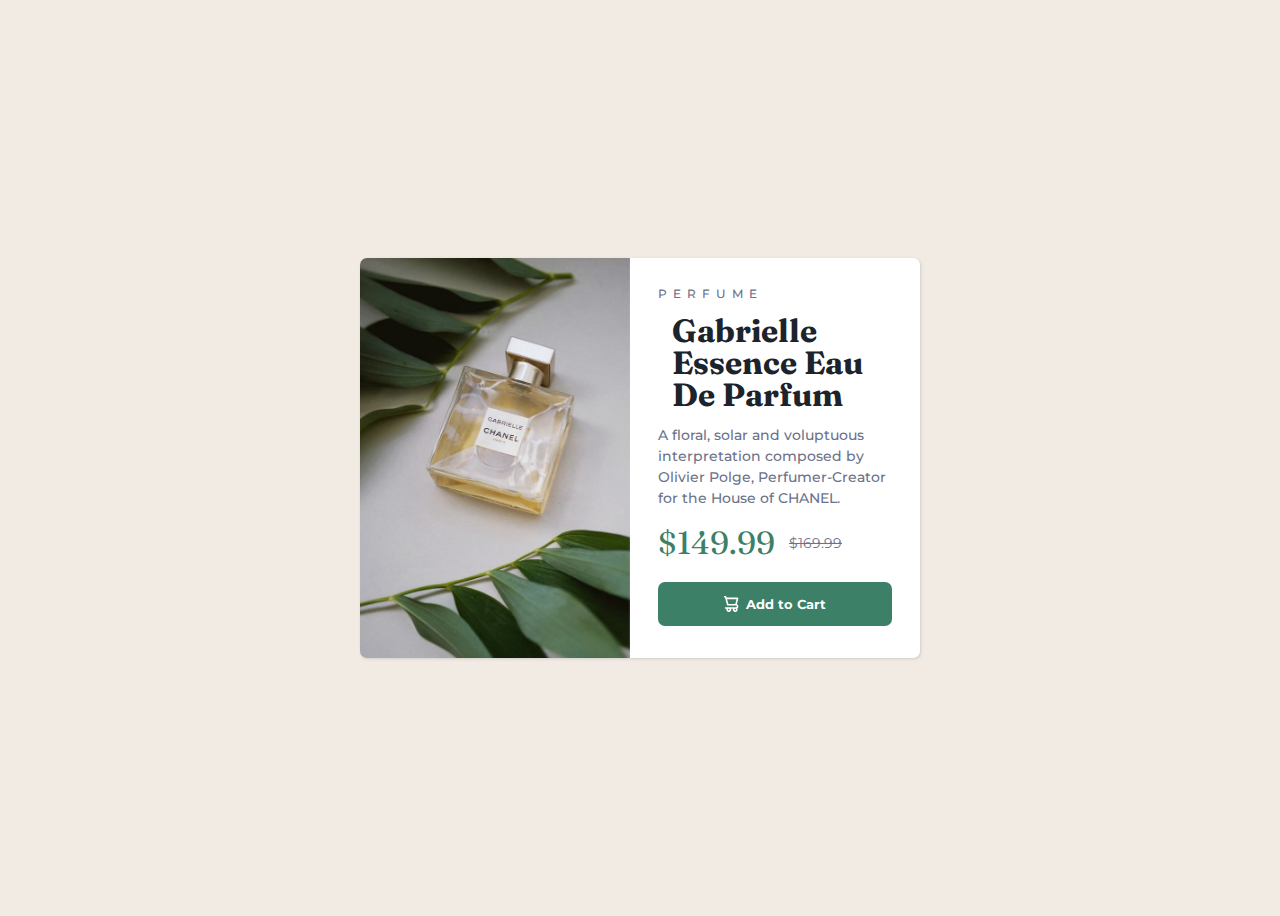
<file: dia02-challenge/index.html>
<!DOCTYPE html>
<html lang="en">
<head>
  <meta charset="UTF-8">
  <meta name="viewport" content="width=device-width, initial-scale=1.0">
  <title>Document</title>
  <link rel="stylesheet" href="./style.css">

</head>
<body>
  <main>
    <section class="photo"></section>
    <section class="contenido">
      <h3>PERFUME</h3>
      <h1>Gabrielle Essence Eau De Parfum</h1>
      <p> A floral, solar and voluptuous interpretation composed by Olivier Polge, 
        Perfumer-Creator for the House of CHANEL.</p>
    
      <div>
        <span>$149.99</span>
        <s>$169.99</s>
      </div>
      <button><img src="./images/icon-cart.svg" alt="">Add to Cart</button>
    </section>

  </main>
</body>
</html>
</file>
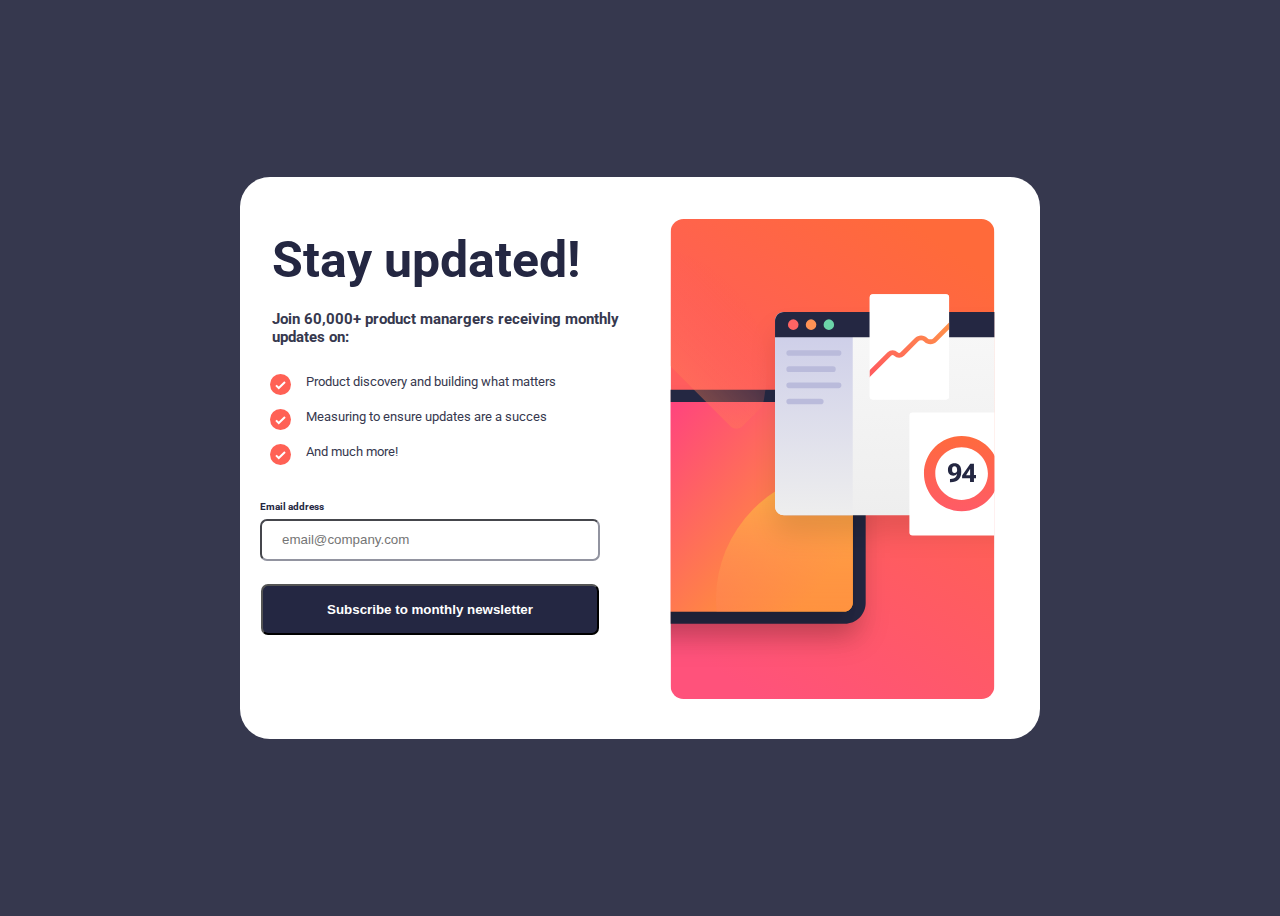
<file: dia02-reto2/newsletter-sign-up-with-success-message-main/newsletter-sign-up-with-success-message-main/index.html>
<!DOCTYPE html>
<html lang="en">
<head>
  <meta charset="UTF-8">
  <meta name="viewport" content="width=device-width, initial-scale=1.0">
  <title>Reto 2</title>
  <link rel="stylesheet" href="./style.css">
  
</head>
<body>
  <main>
    <section class="izquierda">
      <h1>Stay updated!</h1>
      <p class="paragraph">Join 60,000+ product manargers receiving monthly updates on:</p>
      <p><svg xmlns="http://www.w3.org/2000/svg" width="21" height="21" viewBox="0 0 21 21"><g fill="none"><circle cx="10.5" cy="10.5" r="10.5" fill="#FF6155"/><path stroke="#FFF" stroke-width="2" d="M6 11.381 8.735 14 15 8"/></g></svg> Product discovery and building what matters </p> 
      <p><svg xmlns="http://www.w3.org/2000/svg" width="21" height="21" viewBox="0 0 21 21"><g fill="none"><circle cx="10.5" cy="10.5" r="10.5" fill="#FF6155"/><path stroke="#FFF" stroke-width="2" d="M6 11.381 8.735 14 15 8"/></g></svg> Measuring to ensure updates are a succes</p>
      <p class="extension"><svg xmlns="http://www.w3.org/2000/svg" width="21" height="21" viewBox="0 0 21 21"><g fill="none"><circle cx="10.5" cy="10.5" r="10.5" fill="#FF6155"/><path stroke="#FFF" stroke-width="2" d="M6 11.381 8.735 14 15 8"/></g></svg> And much more! </p>
      <form action="">
        <label for="">
          Email address <br />
          <input type="email" placeholder="email@company.com" class="email">
        </label> <br /> 
        <input type="submit" value="Subscribe to monthly newsletter" class="button">
      </form>
    </section>
    <section class="derecha">
      <svg class="imagen" xmlns="http://www.w3.org/2000/svg" xmlns:xlink="http://www.w3.org/1999/xlink" width="400" height="593" viewBox="0 0 400 593"><defs><linearGradient id="b" x1="72.75%" x2="27.25%" y1="0%" y2="100%"><stop offset="0%" stop-color="#FF6A3A"/><stop offset="100%" stop-color="#FF527B"/></linearGradient><linearGradient id="h" x1="22.319%" x2="99.127%" y1="28.497%" y2="70.858%"><stop offset="0%" stop-color="#FF3E83"/><stop offset="100%" stop-color="#FF9F2E"/></linearGradient><linearGradient id="k" x1="50%" x2="50%" y1="0%" y2="100%"><stop offset="0%" stop-color="#FFB443"/><stop offset="100%" stop-color="#FF5B64" stop-opacity="0"/></linearGradient><linearGradient id="o" x1="50%" x2="50%" y1="0%" y2="100%"><stop offset="0%" stop-color="#F8F8F8"/><stop offset="100%" stop-color="#EEE"/></linearGradient><linearGradient id="p" x1="50%" x2="50%" y1="0%" y2="100%"><stop offset="0%" stop-color="#CACBE8"/><stop offset="100%" stop-color="#EEE"/><stop offset="100%" stop-color="#CACBE8"/></linearGradient><linearGradient id="r" x1="97.791%" x2="7.729%" y1="26.944%" y2="71.879%"><stop offset="0%" stop-color="#FF9049"/><stop offset="100%" stop-color="#FF5E5E"/></linearGradient><linearGradient id="t" x1="50%" x2="50%" y1="0%" y2="100%"><stop offset="0%" stop-color="#FF6A3D"/><stop offset="100%" stop-color="#FF5B66"/></linearGradient><path id="e" d="M0 26C0 11.64 11.64 0 26 0h381c14.36 0 26 11.64 26 26v237c0 14.36-11.64 26-26 26H26c-14.36 0-26-11.64-26-26V26Z"/><path id="g" d="M0 11C0 4.925 4.925 0 11 0h379c6.075 0 11 4.925 11 11v237c0 6.075-4.925 11-11 11H11c-6.075 0-11-4.925-11-11V11Z"/><path id="i" d="M0 11C0 4.925 4.925 0 11 0h379c6.075 0 11 4.925 11 11v237c0 6.075-4.925 11-11 11H11c-6.075 0-11-4.925-11-11V11Z"/><path id="n" d="M0 11C0 4.925 4.925 0 11 0h411c6.075 0 11 4.925 11 11v229c0 6.075-4.925 11-11 11H11c-6.075 0-11-4.925-11-11V11Z"/><path id="q" d="M0 4a4 4 0 0 1 4-4h90a4 4 0 0 1 4 4v122a4 4 0 0 1-4 4H4a4 4 0 0 1-4-4V4Z"/><filter id="d" width="127.7%" height="141.5%" x="-13.9%" y="-12.5%" filterUnits="objectBoundingBox"><feOffset dy="24" in="SourceAlpha" result="shadowOffsetOuter1"/><feGaussianBlur in="shadowOffsetOuter1" result="shadowBlurOuter1" stdDeviation="16"/><feColorMatrix in="shadowBlurOuter1" values="0 0 0 0 0 0 0 0 0 0 0 0 0 0 0 0 0 0 0.100000001 0"/></filter><filter id="f" width="129.9%" height="146.3%" x="-15%" y="-13.9%" filterUnits="objectBoundingBox"><feOffset dy="24" in="SourceAlpha" result="shadowOffsetOuter1"/><feGaussianBlur in="shadowOffsetOuter1" result="shadowBlurOuter1" stdDeviation="16"/><feColorMatrix in="shadowBlurOuter1" values="0 0 0 0 0 0 0 0 0 0 0 0 0 0 0 0 0 0 0.100000001 0"/></filter><filter id="j" width="129.9%" height="146.3%" x="-15%" y="-13.9%" filterUnits="objectBoundingBox"><feOffset dy="24" in="SourceAlpha" result="shadowOffsetOuter1"/><feGaussianBlur in="shadowOffsetOuter1" result="shadowBlurOuter1" stdDeviation="16"/><feColorMatrix in="shadowBlurOuter1" values="0 0 0 0 0 0 0 0 0 0 0 0 0 0 0 0 0 0 0.100000001 0"/></filter><filter id="m" width="127.7%" height="147.8%" x="-13.9%" y="-14.3%" filterUnits="objectBoundingBox"><feOffset dy="24" in="SourceAlpha" result="shadowOffsetOuter1"/><feGaussianBlur in="shadowOffsetOuter1" result="shadowBlurOuter1" stdDeviation="16"/><feColorMatrix in="shadowBlurOuter1" values="0 0 0 0 0 0 0 0 0 0 0 0 0 0 0 0 0 0 0.100000001 0"/></filter><rect id="a" width="400" height="593" x="0" y="0" rx="16"/></defs><g fill="none" fill-rule="evenodd"><mask id="c" fill="#fff"><use xlink:href="#a"/></mask><rect width="400" height="593" rx="16"/><path fill="url(#b)" fill-rule="nonzero" d="M0 0h400v593H0z" mask="url(#c)"/><g mask="url(#c)"><g fill-rule="nonzero" transform="translate(-192 211)"><use xlink:href="#e" fill="#000" filter="url(#d)"/><use xlink:href="#e" fill="#242742"/></g><g transform="translate(-176 226)"><g fill-rule="nonzero"><use xlink:href="#g" fill="#000" filter="url(#f)"/><use xlink:href="#g" fill="url(#h)"/></g><mask id="l" fill="#fff"><use xlink:href="#i"/></mask><g fill-rule="nonzero"><use xlink:href="#i" fill="#000" filter="url(#j)"/><use xlink:href="#i" fill="url(#h)"/></g><circle cx="390" cy="244" r="158" fill="url(#k)" fill-rule="nonzero" mask="url(#l)"/><circle cx="136.446" cy="-34.554" r="158" fill="url(#k)" fill-rule="nonzero" mask="url(#l)" transform="rotate(-135 136.446 -34.554)"/></g><g fill-rule="nonzero" transform="translate(129 115)"><use xlink:href="#n" fill="#000" filter="url(#m)"/><use xlink:href="#n" fill="url(#o)"/><path fill="url(#p)" d="M0 11C0 4.925 4.925 0 11 0h85v251H11c-6.075 0-11-4.925-11-11V11Z"/><path fill="#BABBDB" d="M14 50.5a3.5 3.5 0 0 1 3.5-3.5h61a3.5 3.5 0 0 1 0 7h-61a3.5 3.5 0 0 1-3.5-3.5Zm0 20a3.5 3.5 0 0 1 3.5-3.5h54a3.5 3.5 0 0 1 0 7h-54a3.5 3.5 0 0 1-3.5-3.5Zm0 20a3.5 3.5 0 0 1 3.5-3.5h61a3.5 3.5 0 0 1 0 7h-61a3.5 3.5 0 0 1-3.5-3.5Zm0 20a3.5 3.5 0 0 1 3.5-3.5h39a3.5 3.5 0 1 1 0 7h-39a3.5 3.5 0 0 1-3.5-3.5Z"/><path fill="#242742" d="M0 11C0 4.925 4.925 0 11 0h411c6.075 0 11 4.925 11 11v20H0V11Z"/><g transform="translate(16 9)"><circle cx="6.5" cy="6.5" r="6.5" fill="#FF6464"/><circle cx="28.5" cy="6.5" r="6.5" fill="#FF9255"/><circle cx="50.5" cy="6.5" r="6.5" fill="#6BD4A8"/></g></g><g transform="translate(246 93)"><path fill="#FFF" fill-rule="nonzero" d="M0 4a4 4 0 0 1 4-4h90a4 4 0 0 1 4 4v122a4 4 0 0 1-4 4H4a4 4 0 0 1-4-4V4Z"/><mask id="s" fill="#fff"><use xlink:href="#q"/></mask><use xlink:href="#q" fill="#FFF" fill-rule="nonzero"/><path fill="url(#r)" fill-rule="nonzero" d="M108.12 28.878a3 3 0 0 1 .002 4.243L82.847 58.41c-4.348 4.351-11.4 4.351-15.749 0a5.132 5.132 0 0 0-7.26 0L42.406 75.853a8.668 8.668 0 0 1-12.262 0 2.668 2.668 0 0 0-3.774 0l-32.248 32.268a3 3 0 1 1-4.244-4.242l32.248-32.267a8.668 8.668 0 0 1 12.262 0 2.668 2.668 0 0 0 3.774 0L55.594 54.17c4.348-4.35 11.4-4.35 15.748 0a5.132 5.132 0 0 0 7.26 0l25.276-25.29a3 3 0 0 1 4.243-.002Z" mask="url(#s)"/><path fill="#FFF" fill-rule="nonzero" d="M49 150a4 4 0 0 1 4-4h120a4 4 0 0 1 4 4v144a4 4 0 0 1-4 4H53a4 4 0 0 1-4-4V150Z"/><path fill="url(#t)" d="M46.5 79C64.45 79 79 64.45 79 46.5S64.45 14 46.5 14 14 28.55 14 46.5 28.55 79 46.5 79Zm0 14C72.181 93 93 72.181 93 46.5S72.181 0 46.5 0 0 20.819 0 46.5 20.819 93 46.5 93Z" transform="translate(67 175)"/><path fill="#242742" fill-rule="nonzero" d="M96.61 216.72c0 2.27.589 4.067 1.766 5.39 1.177 1.313 2.78 1.969 4.812 1.969 1.886 0 3.36-.672 4.422-2.016 1.073-1.344 1.61-3.02 1.61-5.031h-1.172c0 1.146-.318 2.057-.954 2.734-.635.677-1.427 1.016-2.375 1.016-1.01 0-1.76-.339-2.25-1.016-.49-.687-.734-1.692-.734-3.015 0-1.51.245-2.594.734-3.25.5-.667 1.24-1 2.22-1 1.051 0 1.869.432 2.452 1.297.584.864.875 2.411.875 4.64l.14.625c0 3.302-.723 5.646-2.171 7.031-1.448 1.386-3.495 2.073-6.14 2.063h-.704v3.969h.813c4.25-.042 7.495-1.193 9.734-3.453 2.25-2.271 3.375-5.329 3.375-9.172v-.813c0-3.458-.776-5.958-2.328-7.5-1.552-1.552-3.557-2.328-6.016-2.328-2.468 0-4.437.714-5.906 2.14-1.469 1.428-2.203 3.334-2.203 5.72ZM123.923 232h4.828v-22.75h-4.516l-10.11 14.563v3.438h17.141v-3.891h-4.937l-.813.078h-6.5l4.828-7.562h.157v9.593l-.079.547v5.985Z heigh"/></g></g></g></svg>
    </section>
  </main>
  
</body>
</html>
</file>
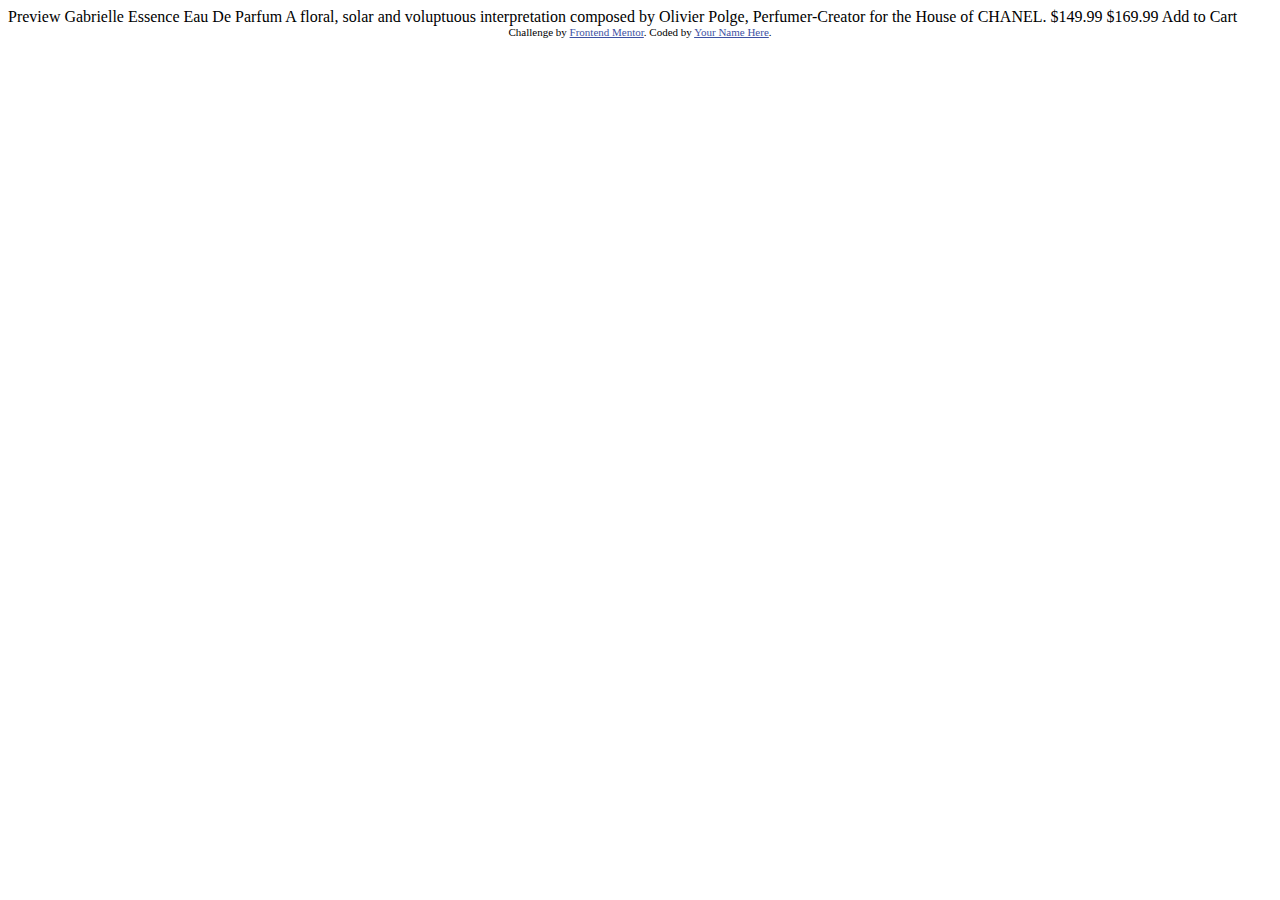
<file: dia02-challenge/index copy.html>
<!DOCTYPE html>
<html lang="en">
<head>
  <meta charset="UTF-8">
  <meta name="viewport" content="width=device-width, initial-scale=1.0"> <!-- displays site properly based on user's device -->

  <link rel="icon" type="image/png" sizes="32x32" href="./images/favicon-32x32.png">
  
  <title>Frontend Mentor | Product preview card component</title>

  <!-- Feel free to remove these styles or customise in your own stylesheet 👍 -->
  <style>
    .attribution { font-size: 11px; text-align: center; }
    .attribution a { color: hsl(228, 45%, 44%); }
  </style>
</head>
<body>

  Preview

  Gabrielle Essence Eau De Parfum

  A floral, solar and voluptuous interpretation composed by Olivier Polge, 
  Perfumer-Creator for the House of CHANEL.

  $149.99
  $169.99

  Add to Cart
  
  <div class="attribution">
    Challenge by <a href="https://www.frontendmentor.io?ref=challenge" target="_blank">Frontend Mentor</a>. 
    Coded by <a href="#">Your Name Here</a>.
  </div>
</body>
</html>
</file>
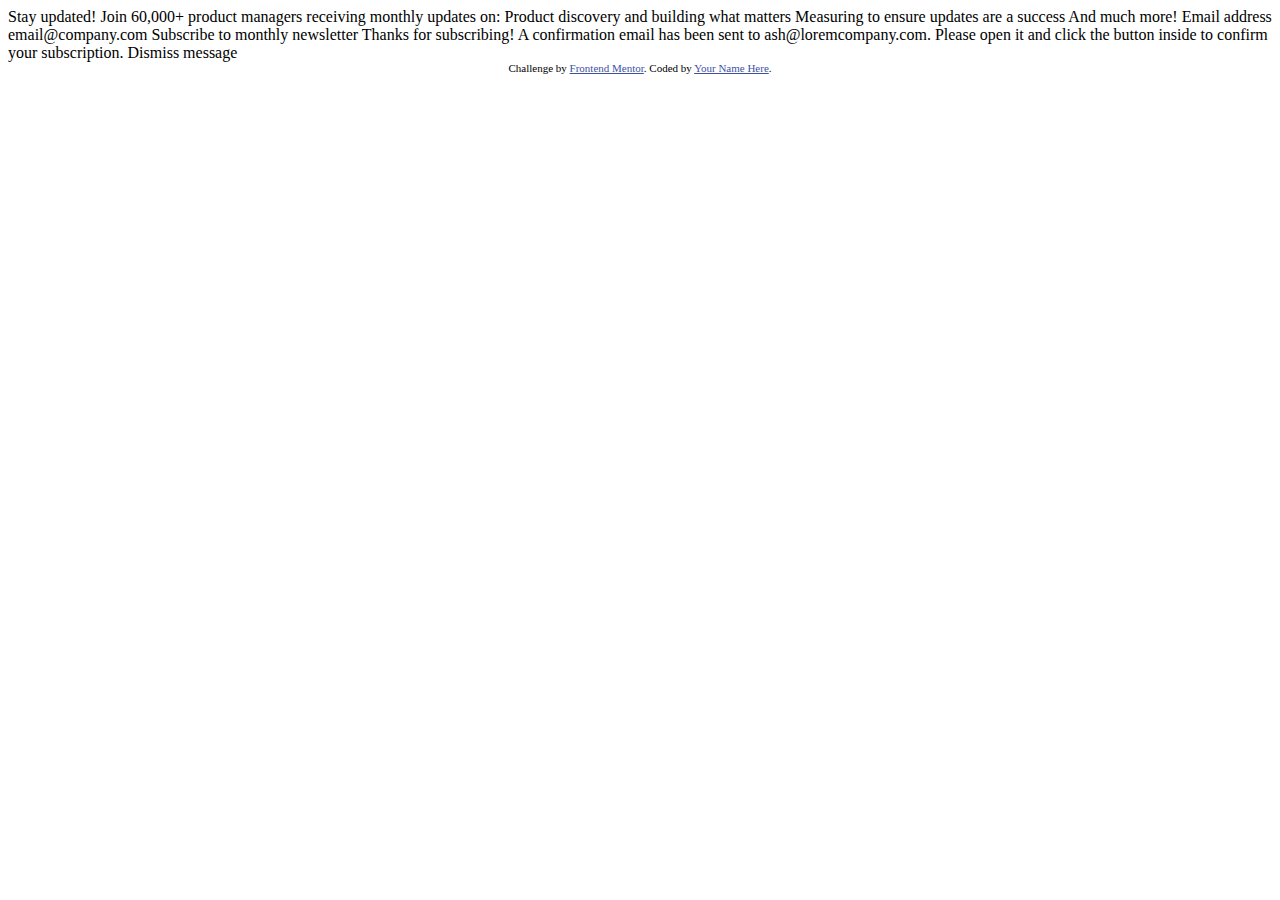
<file: dia02-reto2/newsletter-sign-up-with-success-message-main/newsletter-sign-up-with-success-message-main/index copy.html>
<!DOCTYPE html>
<html lang="en">
<head>
  <meta charset="UTF-8">
  <meta name="viewport" content="width=device-width, initial-scale=1.0"> <!-- displays site properly based on user's device -->

  <link rel="icon" type="image/png" sizes="32x32" href="./assets/images/favicon-32x32.png">
  
  <title>Frontend Mentor | Newsletter sign-up form with success message</title>

  <!-- Feel free to remove these styles or customise in your own stylesheet 👍 -->
  <style>
    .attribution { font-size: 11px; text-align: center; }
    .attribution a { color: hsl(228, 45%, 44%); }
  </style>
</head>
<body>

  <!-- Sign-up form start -->

  Stay updated!

  Join 60,000+ product managers receiving monthly updates on:

  Product discovery and building what matters
  Measuring to ensure updates are a success
  And much more!

  Email address
  email@company.com

  Subscribe to monthly newsletter

  <!-- Sign-up form end -->

  <!-- Success message start -->

  Thanks for subscribing!

  A confirmation email has been sent to ash@loremcompany.com. 
  Please open it and click the button inside to confirm your subscription.

  Dismiss message

  <!-- Success message end -->
  
  <div class="attribution">
    Challenge by <a href="https://www.frontendmentor.io?ref=challenge" target="_blank">Frontend Mentor</a>. 
    Coded by <a href="#">Your Name Here</a>.
  </div>
</body>
</html>
</file>
<file: dia02-challenge/style.css>
@import url('https://fonts.googleapis.com/css2?family=Fraunces:wght@500&family=Montserrat:wght@500;700&display=swap');


body {
    background-color: hsl(30, 38%, 92%);
    font-size: 14px;
    font-family: 'Montserrat', sans-serif;
    height: 100vh;
    display: flex;
    justify-content: center;
    align-items: center;
}
main {
    width: 560px;
    display: flex;
    min-height: 400px;
}
.photo{
    background-color: greenyellow;
    width: 300px;
    background-image: url(./images/image-product-desktop.jpg);
    background-repeat: no-repeat;
    background-size: cover;
    border-radius: 7px 0 0 7px;
    box-shadow: 1px 1px 3px #ccc;
}
.contenido{
    background-color: hsl(0, 0%, 100%);
    width: 260px;
    padding: 28px;
    border-radius: 0 7px 7px 0;
    box-shadow: 1px 1px 3px #ccc;
}
.contenido h3{
    text-transform: uppercase;
    font-weight: 500;
    color: hsl(228, 12%, 48%);
    margin: 0;
    font-size: 12px;
    letter-spacing: 6px;
}
.contenido h1 {
    font-family: 'Fraunces', serif;
    font-weight: 700;
    font-size: 32px;
    color: hsl(212, 21%, 14%);
    margin: 14px;
    margin-bottom: 14px;
    line-height: 1;
}
.contenido p {
    color: hsl(228, 12%, 48%);
    font-weight: 500;
    line-height: 1.5;
}
.contenido div {
    display: flex;
    gap: 14px;
    align-items: center;
}
.contenido span {
    font-size: 32px;
    color: hsl(158, 36%, 37%);
    font-family: 'Fraunces', serif;

    
}
.contenido s {
    color: hsl(228, 12%, 48%) ;
    
}
.contenido button{
    font-family: inherit;
    background-color: hsl(158, 36%, 37%);
    font-weight: 700;
    border: none;
    color: hsl(0, 0%, 100%);
    width: 100%;
    padding: 14px;
    border-radius: 7px;
    margin-top: 20px;
    display: flex;
    gap: 7px;
    justify-content: center;
    cursor: pointer;
}
.contenido button:hover{
    background-color:hsl(159, 59%, 16%);
}
</file>
<file: dia02-reto2/newsletter-sign-up-with-success-message-main/newsletter-sign-up-with-success-message-main/style.css>
@import url('https://fonts.googleapis.com/css2?family=Roboto:wght@400;700&display=swap');

body{
    display: flex;
    align-items: center;
    justify-content: center;
    height: 100vh;
    background-color: hsl(235, 18%, 26%);
    font-family: 'Roboto', sans-serif;
    
}
main{
    display: flex;
    width: 800px;
    height: 562px;
    background-color: hsl(0, 0%, 100%);
    border-radius: 30px;
    color: hsl(234, 29%, 20%);
    font-family: 'Roboto', sans-serif;
    
}
.derecha{
    display: flex;
    width: 400px;
}
.izquierda{
    
    
    width: 400px;
}
.izquierda h1{
    font-size: 50px;
    padding: 20px;
    padding-bottom: 0;
    padding-left: 32px;
    margin-bottom: 0;
    
    
}
.izquierda .paragraph{

    padding-left: 22px ;
    margin-top: 21px;
    margin-bottom: 18px;
    font-size: 15px;
    color: hsl(235, 18%, 26%);
    font-weight: 700;
}
p{
    display: inline-flex;
    padding-left: 20px ;
    margin: 10px;
    margin-bottom: 0;
    color: hsl(235, 18%, 26%);
    font-size: 13px;
    font-weight: 400;
   
    
}
svg{
    padding-right: 15px;
}
label{
    padding-left: 20px;
    font-weight: bold;
}
input.email{
    color: hsl(231, 7%, 60%);
    border-color: hsl(231, 7%, 60%);
    margin-left: 20px;
    height: 36px;
    width: 314px;
    margin-top: 5px;
    border-radius: 7px;
    padding-left: 20px;

}
input.button{
    margin-top: 23px;
    margin-left: 21px;
    width: 338px;
    height: 51px;
    border-radius: 7px;
    background-color: hsl(234, 29%, 20%);
    color: hsl(0, 0%, 100%);
    font-weight: 700;
    cursor: pointer;
}
.extension{
    margin-bottom: 30px;
}
.derecha .imagen{
    height: 480px;
    margin-top: 42px;
}
label{
    font-size: 10px;
    font-family: 'Roboto', sans-serif;
    
}
.button:hover{
    background-color: blue ;
}
</file>
